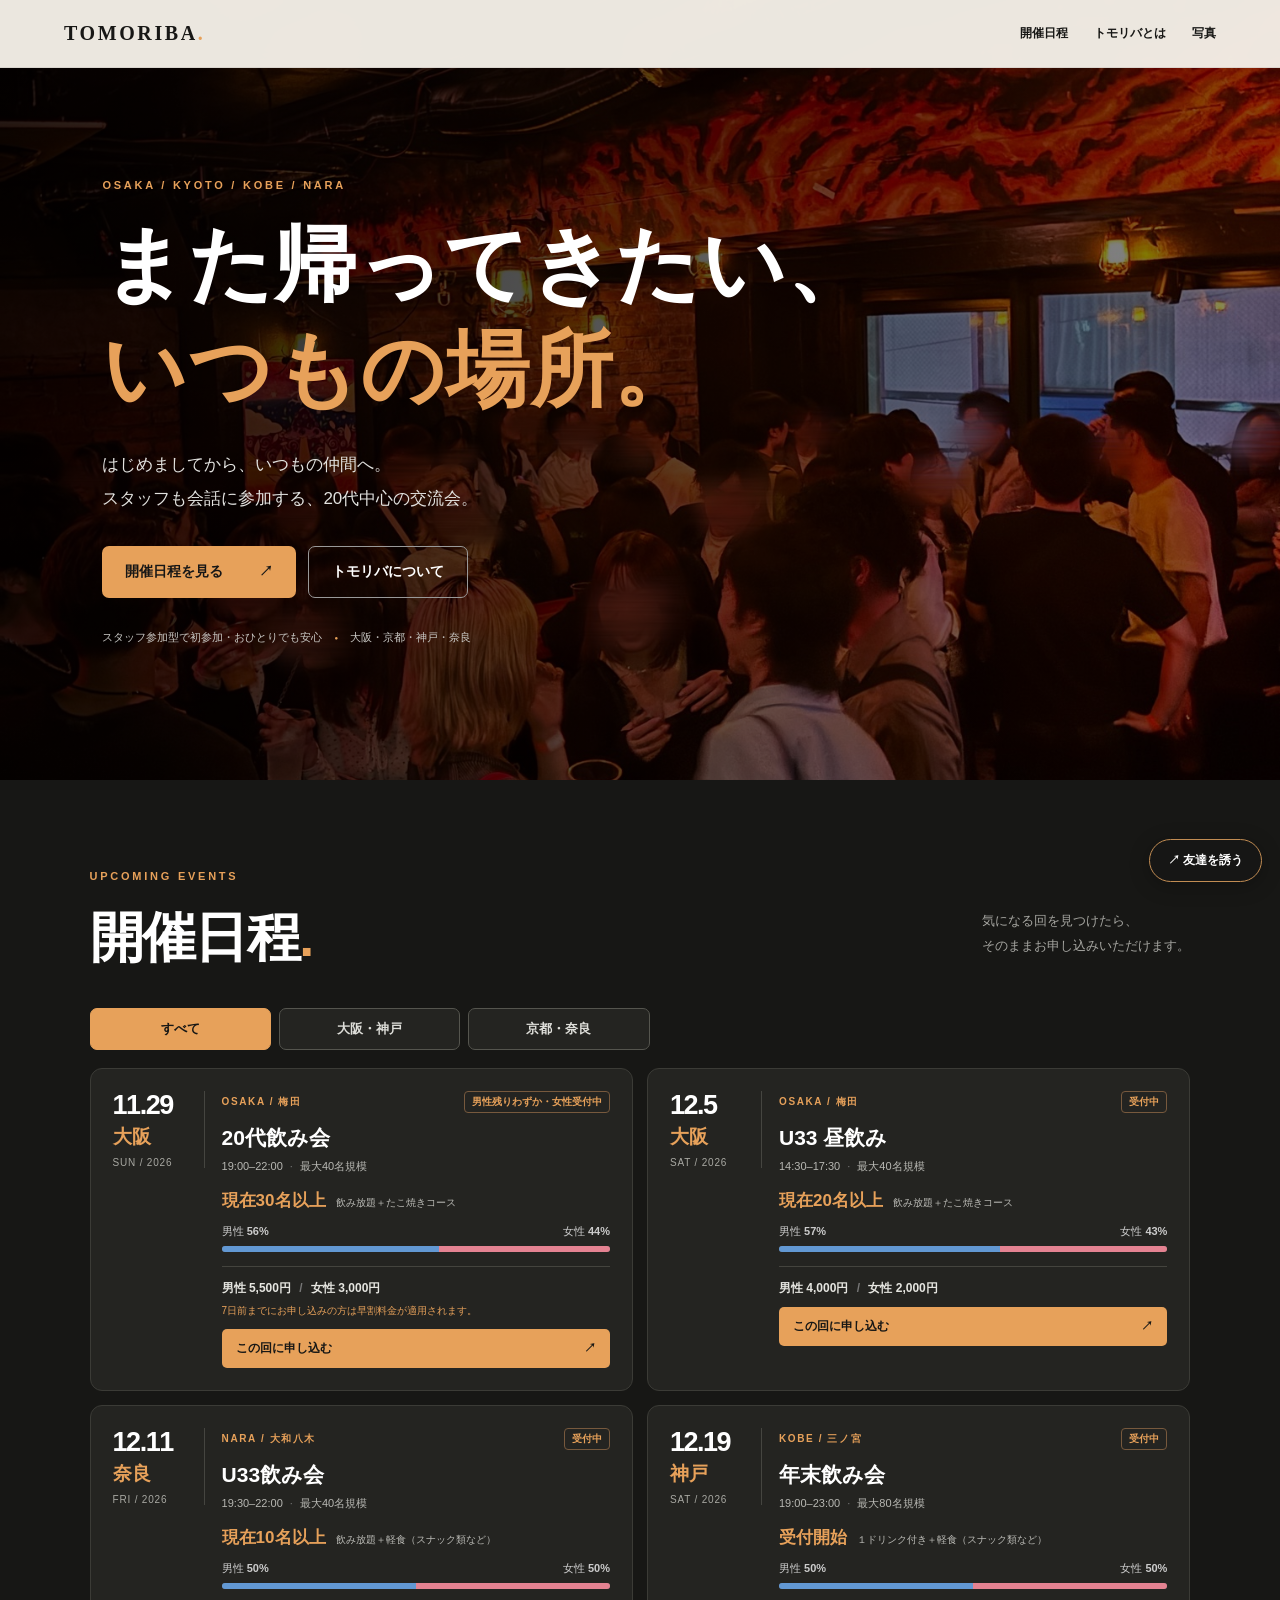
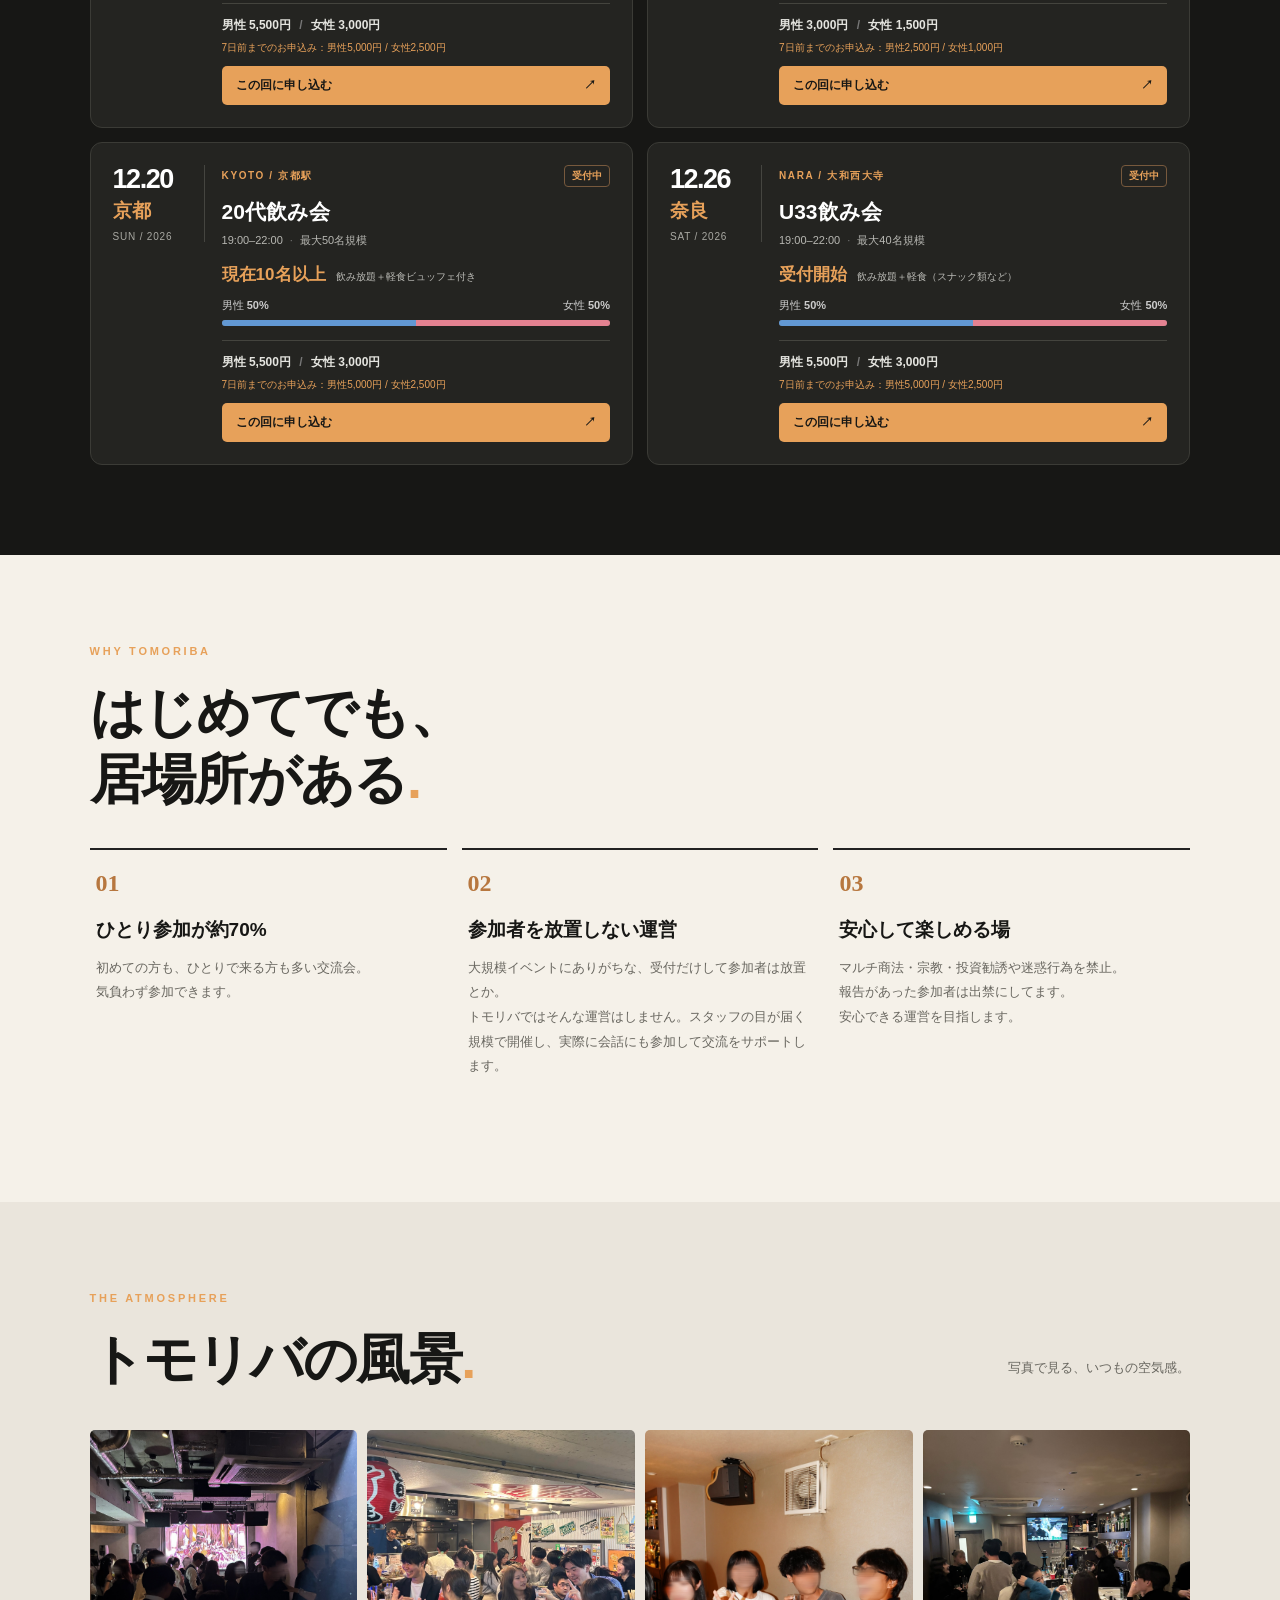
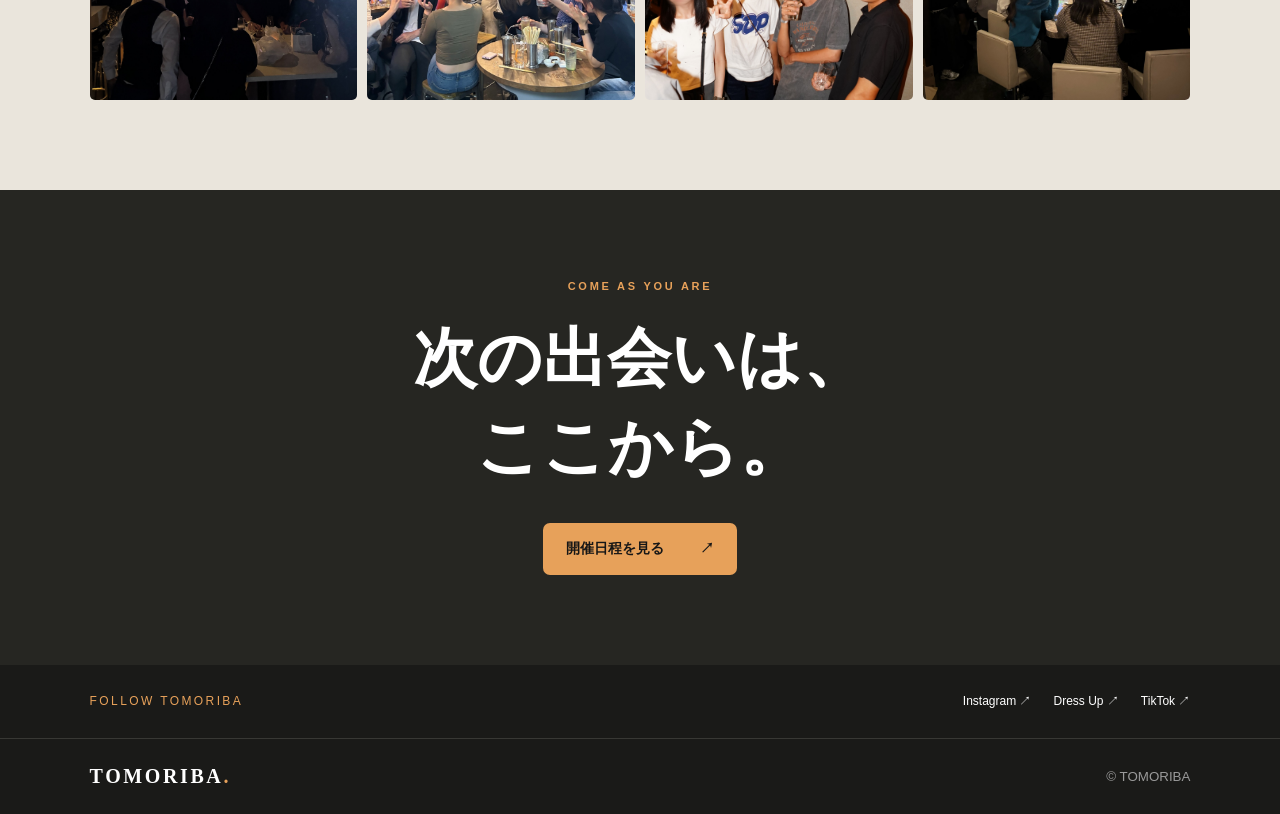
<file: index.html>
<!doctype html>
<html lang="ja">
<head>
<meta charset="UTF-8"><meta name="viewport" content="width=device-width, initial-scale=1">
<meta name="theme-color" content="#171715">
<meta name="description" content="TOMORIBA｜大阪・京都・神戸・奈良で開催する交流会。ひとり参加・初参加歓迎。スタッフも会話をサポートします。">
<title>TOMORIBA｜関西の友達作り・交流会</title>
<link rel="stylesheet" href="style.css">
<script src="script.js" defer></script>
</head>
<body id="top">
<header class="site-header"><a class="logo" href="#top">TOMORIBA<span class="logo-dot">.</span></a><nav aria-label="メインナビゲーション"><a href="#schedule">開催日程</a><a href="#about">トモリバとは</a><a href="#gallery">写真</a></nav></header>
<main>
<section class="hero" aria-labelledby="hero-title"><div class="hero-image" aria-hidden="true"></div><div class="hero-inner"><p class="kicker">OSAKA / KYOTO / KOBE / NARA</p><h1 id="hero-title">また帰ってきたい、<br><em>いつもの場所。</em></h1><p class="hero-copy">はじめましてから、いつもの仲間へ。<br>スタッフも会話に参加する、20代中心の交流会。</p><div class="hero-actions"><a class="button button-accent" href="#schedule">開催日程を見る <span aria-hidden="true">↗</span></a><a class="button button-outline" href="#about">トモリバについて</a></div><p class="hero-foot">スタッフ参加型で初参加・おひとりでも安心 <span>●</span> 大阪・京都・神戸・奈良</p></div></section>
<section id="schedule" class="section schedule"><div class="section-title"><div><p class="kicker">UPCOMING EVENTS</p><h2>開催日程<span class="title-dot">.</span></h2></div><p>気になる回を見つけたら、<br>そのままお申し込みいただけます。</p></div>



<!-- =======================================================
     👇👇👇 開催日程の編集エリア：ここから 👇👇👇
     イベントを増やす：各「👇このイベントここから」〜「👆ここまで」を丸ごとコピー
     イベントを消す：同じ範囲を丸ごと削除
     現在○名以上・ステータス・男女比はすべて手動で編集できます。
     男女比：data-male / data-female に実際の男女の人数を入力。
     申込リンク：href="..." のURLをイベントごとに変更。
     画像やその他のセクションは触る必要はありません。
======================================================= -->

<!--========================================
【受付ステータス一覧】
変更するときは以下からコピペする

受付中
男性残りわずか・女性受付中
男性受付中・女性残りわずか
男性受付終了・女性受付中
男性受付中・女性受付終了
満員御礼 | 受付終了

申し込み状況
受付開始
現在〇名以上
========================================-->

<!--========================================
【早割の表示文言】

早割期間中：
7日前までのお申し込み：男性5,000円 / 女性2,500円

早割終了後：
7日前までにお申し込みの方は早割料金が適用されます。
========================================-->


<!-- 地域切り替え：都市名（date-city）から自動判別 -->
<div class="region-filter" role="group" aria-label="開催地域で絞り込む" hidden>
  <button type="button" data-region="all" aria-pressed="true">すべて</button>
  <button type="button" data-region="west" aria-pressed="false">大阪・神戸</button>
  <button type="button" data-region="east" aria-pressed="false">京都・奈良</button>
</div>
<p class="region-empty" role="status" hidden>現在、この地域の開催予定はありません。</p>
<div class="event-list">

     
<!-- 👇 このイベントここから：11/29 大阪20代 -->
<article class="event-card"><div class="date-tile"><strong>11.29</strong><span class="date-city">大阪</span><small>SUN / 2026</small></div><div class="event-main"><div class="event-heading"><span class="city">OSAKA / 梅田</span><span class="status">男性残りわずか・女性受付中</span></div><h3>20代飲み会</h3><p class="event-meta">19:00–22:00 <span>·</span> 最大40名規模</p><div class="event-numbers"><strong>現在30名以上</strong><span>飲み放題＋たこ焼きコース</span></div>
     <div class="gender-ratio" data-male="18" data-female="14"><div class="ratio-label"><span>男性 <b class="male-percent"></b></span><span>女性 <b class="female-percent"></b></span></div><div class="ratio-bar"><span class="ratio-male"></span><span class="ratio-female"></span></div></div><div class="event-bottom"><p class="price">男性 5,500円 <span>/</span> 女性 3,000円</p><p class="early-note">7日前までにお申し込みの方は早割料金が適用されます。</p><a class="event-link" href="https://gforms.app/r/MeqRTVU" target="_blank" rel="noopener">この回に申し込む <span aria-hidden="true">↗</span></a></div></div></article>
<!-- 👆 このイベントここまで：11/29 大阪20代 -->


<!-- 👇 このイベントここから：12/5 大阪U33 -->
<article class="event-card"><div class="date-tile"><strong>12.5</strong><span class="date-city">大阪</span><small>SAT / 2026</small></div><div class="event-main"><div class="event-heading"><span class="city">OSAKA / 梅田</span><span class="status">受付中</span></div><h3>U33 昼飲み</h3><p class="event-meta">14:30–17:30 <span>·</span> 最大40名規模</p><div class="event-numbers"><strong>現在20名以上</strong><span>飲み放題＋たこ焼きコース</span></div>
     <div class="gender-ratio" data-male="8" data-female="6"><div class="ratio-label"><span>男性 <b class="male-percent"></b></span><span>女性 <b class="female-percent"></b></span></div><div class="ratio-bar"><span class="ratio-male"></span><span class="ratio-female"></span></div></div><div class="event-bottom"><p class="price">男性 4,000円 <span>/</span> 女性 2,000円</p><a class="event-link" href="https://gforms.app/r/co4SKzb" target="_blank" rel="noopener">この回に申し込む <span aria-hidden="true">↗</span></a></div></div></article>
<!-- 👆 このイベントここまで：12/5 大阪U33 -->

<!-- 👇 このイベントここから：12/11 奈良U33 -->
<article class="event-card"><div class="date-tile"><strong>12.11</strong><span class="date-city">奈良</span><small>FRI / 2026</small></div><div class="event-main"><div class="event-heading"><span class="city">NARA / 大和八木</span><span class="status">受付中</span></div><h3>U33飲み会</h3><p class="event-meta">19:30–22:00 <span>·</span> 最大40名規模</p><div class="event-numbers"><strong>現在10名以上</strong><span>飲み放題＋軽食（スナック類など）</span></div>
     <div class="gender-ratio" data-male="8" data-female="8"><div class="ratio-label"><span>男性 <b class="male-percent"></b></span><span>女性 <b class="female-percent"></b></span></div><div class="ratio-bar"><span class="ratio-male"></span><span class="ratio-female"></span></div></div><div class="event-bottom"><p class="price">男性 5,500円 <span>/</span> 女性 3,000円</p><p class="early-note">7日前までのお申込み：男性5,000円 / 女性2,500円</p><a class="event-link" href="https://gforms.app/r/7LMYLZQ" target="_blank" rel="noopener">この回に申し込む <span aria-hidden="true">↗</span></a></div></div></article>
<!-- 👆 このイベントここまで：12/11 奈良U33 -->

<!-- 👇 このイベントここから：12/19 神戸 -->
<article class="event-card"><div class="date-tile"><strong>12.19</strong><span class="date-city">神戸</span><small>SAT / 2026</small></div><div class="event-main"><div class="event-heading"><span class="city">KOBE / 三ノ宮</span><span class="status">受付中</span></div><h3>年末飲み会</h3><p class="event-meta">19:00–23:00 <span>·</span> 最大80名規模</p><div class="event-numbers"><strong>受付開始</strong><span>１ドリンク付き＋軽食（スナック類など）</span></div>
     <div class="gender-ratio" data-male="18" data-female="18"><div class="ratio-label"><span>男性 <b class="male-percent"></b></span><span>女性 <b class="female-percent"></b></span></div><div class="ratio-bar"><span class="ratio-male"></span><span class="ratio-female"></span></div></div><div class="event-bottom"><p class="price">男性 3,000円 <span>/</span> 女性 1,500円</p><p class="early-note">7日前までのお申込み：男性2,500円 / 女性1,000円</p><a class="event-link" href="https://gforms.app/r/jBk4LRq" target="_blank" rel="noopener">この回に申し込む <span aria-hidden="true">↗</span></a></div></div></article>
<!-- 👆 このイベントここまで：12/19 神戸 -->


<!-- 👇 このイベントここから：12/20 京都20代 -->
<article class="event-card"><div class="date-tile"><strong>12.20</strong><span class="date-city">京都</span><small>SUN / 2026</small></div><div class="event-main"><div class="event-heading"><span class="city">KYOTO / 京都駅</span><span class="status">受付中</span></div><h3>20代飲み会</h3><p class="event-meta">19:00–22:00 <span>·</span> 最大50名規模</p><div class="event-numbers"><strong>現在10名以上</strong><span>飲み放題＋軽食ビュッフェ付き</span></div>
     <div class="gender-ratio" data-male="4" data-female="4"><div class="ratio-label"><span>男性 <b class="male-percent"></b></span><span>女性 <b class="female-percent"></b></span></div><div class="ratio-bar"><span class="ratio-male"></span><span class="ratio-female"></span></div></div><div class="event-bottom"><p class="price">男性 5,500円 <span>/</span> 女性 3,000円</p><p class="early-note">7日前までのお申込み：男性5,000円 / 女性2,500円</p><a class="event-link" href="https://forms.gle/2hLhScXP93xk8XdW9" target="_blank" rel="noopener">この回に申し込む <span aria-hidden="true">↗</span></a></div></div></article>
<!-- 👆 このイベントここまで：12/20 京都20代 -->

<!-- 👇 このイベントここから：12/26 奈良U33 -->
<article class="event-card"><div class="date-tile"><strong>12.26</strong><span class="date-city">奈良</span><small>SAT / 2026</small></div><div class="event-main"><div class="event-heading"><span class="city">NARA / 大和西大寺</span><span class="status">受付中</span></div><h3>U33飲み会</h3><p class="event-meta">19:00–22:00 <span>·</span> 最大40名規模</p><div class="event-numbers"><strong>受付開始</strong><span>飲み放題＋軽食（スナック類など）</span></div>
     <div class="gender-ratio" data-male="8" data-female="8"><div class="ratio-label"><span>男性 <b class="male-percent"></b></span><span>女性 <b class="female-percent"></b></span></div><div class="ratio-bar"><span class="ratio-male"></span><span class="ratio-female"></span></div></div><div class="event-bottom"><p class="price">男性 5,500円 <span>/</span> 女性 3,000円</p><p class="early-note">7日前までのお申込み：男性5,000円 / 女性2,500円</p><a class="event-link" href="https://gforms.app/r/Rtqrs27" target="_blank" rel="noopener">この回に申し込む <span aria-hidden="true">↗</span></a></div></div></article>
<!-- 👆 このイベントここまで：12/26 奈良U33 -->


</div>
<!-- 開催日程の編集エリア：ここまで-->



</section>
<section id="about" class="section about"><div class="section-title"><div><p class="kicker">WHY TOMORIBA</p><h2>はじめてでも、<br>居場所がある<span class="title-dot">.</span></h2></div></div><div class="value-grid"><article><span class="value-number">01</span><h3>ひとり参加が約70%</h3><p>初めての方も、ひとりで来る方も多い交流会。<br>気負わず参加できます。</p></article><article><span class="value-number">02</span><h3>参加者を放置しない運営</h3><p>大規模イベントにありがちな、受付だけして参加者は放置とか。<br>トモリバではそんな運営はしません。スタッフの目が届く規模で開催し、実際に会話にも参加して交流をサポートします。</p></article><article><span class="value-number">03</span><h3>安心して楽しめる場</h3><p>マルチ商法・宗教・投資勧誘や迷惑行為を禁止。<br>報告があった参加者は出禁にしてます。<br>安心できる運営を目指します。</p></article></div></section>
<section id="gallery" class="section gallery"><div class="section-title"><div><p class="kicker">THE ATMOSPHERE</p><h2>トモリバの風景<span class="title-dot">.</span></h2></div><p>写真で見る、いつもの空気感。</p></div><div class="gallery-grid"><img src="atmosphere1.JPG" alt="交流会で会話する参加者" loading="lazy"><img src="event1.JPG" alt="トモリバ開催風景" loading="lazy"><img src="atmosphere2.JPG" alt="交流会の雰囲気" loading="lazy"><img src="event2.JPG" alt="交流会の様子" loading="lazy"></div></section>
<section class="section closing"><p class="kicker">COME AS YOU ARE</p><h2>次の出会いは、<br>ここから。</h2><a class="button button-accent" href="#schedule">開催日程を見る <span aria-hidden="true">↗</span></a></section>
<section id="sns" class="sns"><span>FOLLOW TOMORIBA</span><div><a href="https://www.instagram.com/tomori_ba" target="_blank" rel="noopener">Instagram ↗</a><a href="https://www.instagram.com/tomoriba_dressup" target="_blank" rel="noopener">Dress Up ↗</a><a href="https://www.tiktok.com/@tomori_ba" target="_blank" rel="noopener">TikTok ↗</a></div></section>
</main><footer><a class="logo" href="#top">TOMORIBA<span class="logo-dot">.</span></a><small>© TOMORIBA</small></footer>
<div class="invite-share"><div class="invite-menu" id="inviteMenu" aria-hidden="true"><button type="button" id="lineShare">LINEで送る</button><button type="button" id="copyLink">リンクをコピー</button></div><button type="button" class="invite-button" id="inviteButton" aria-expanded="false" aria-controls="inviteMenu">↗ 友達を誘う</button><p class="copy-message" id="copyMessage" role="status" aria-live="polite">リンクをコピーしました</p></div>
</body></html>
</file>
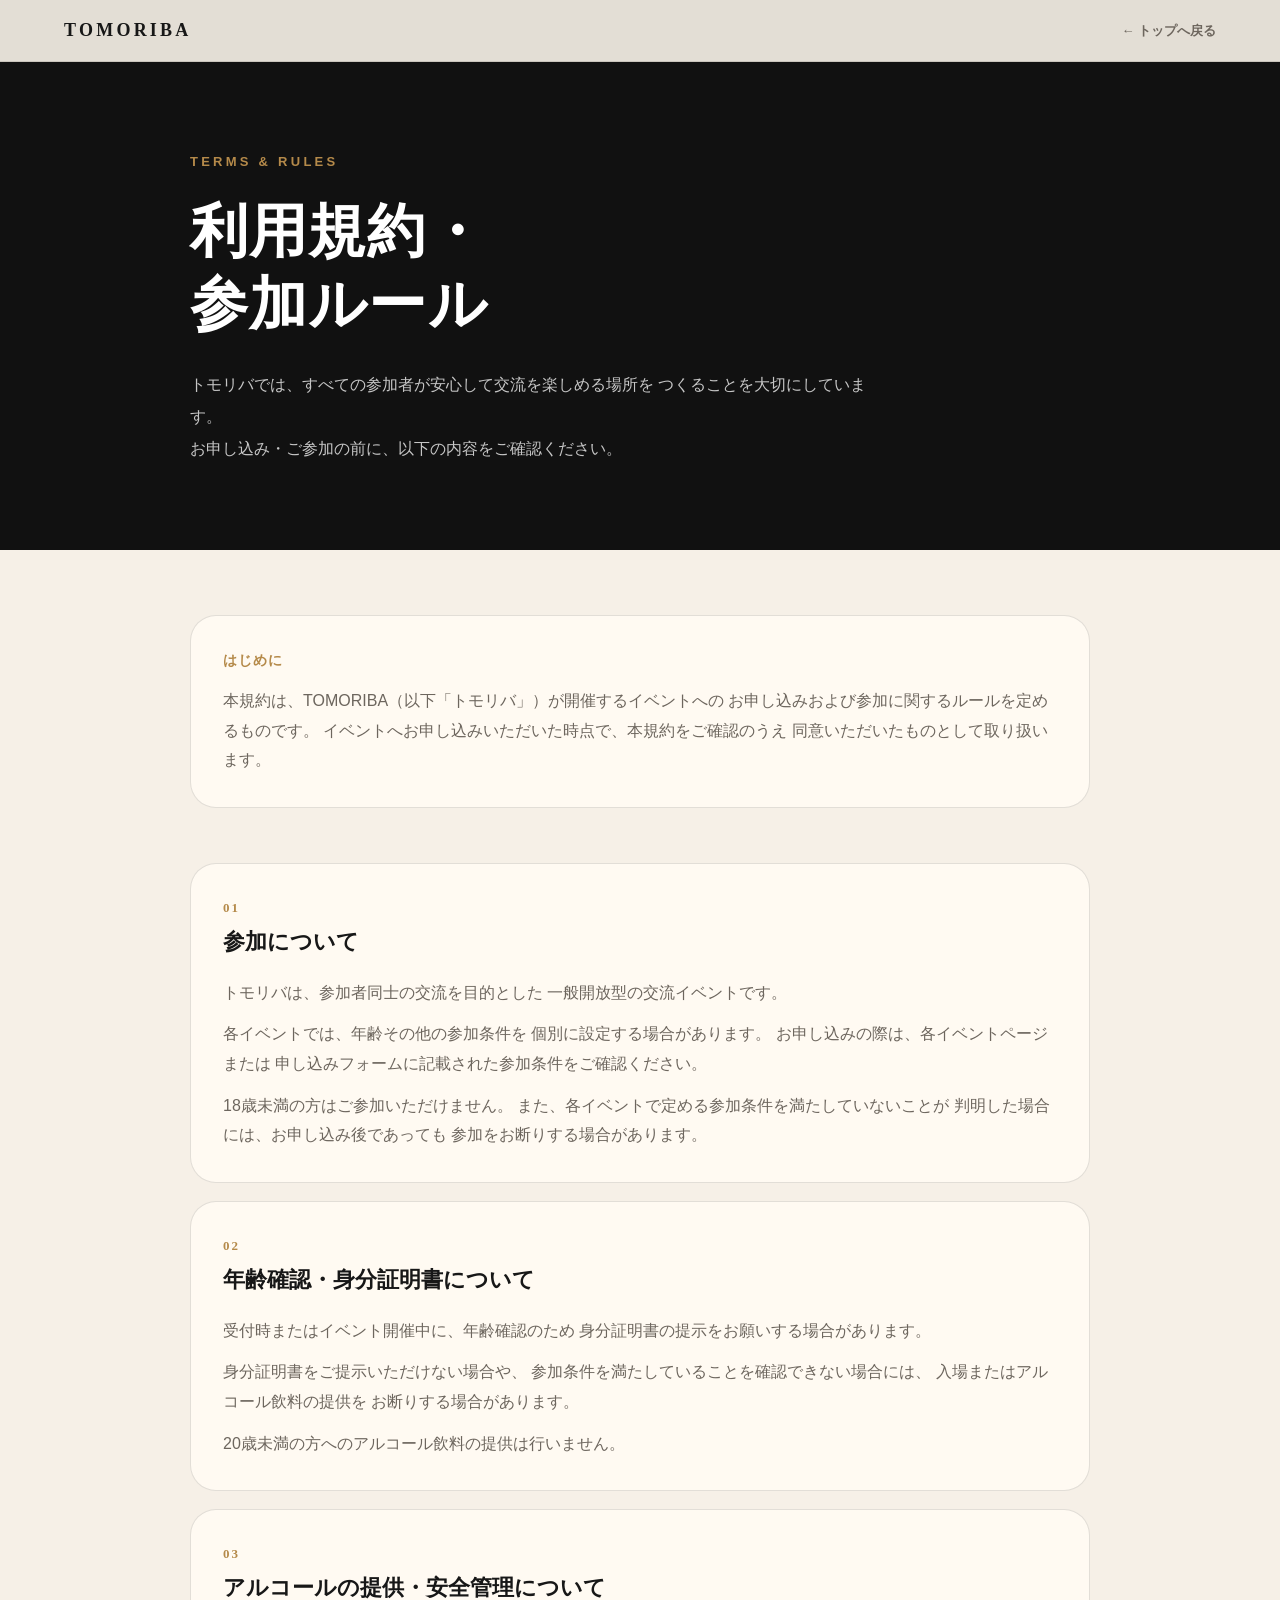
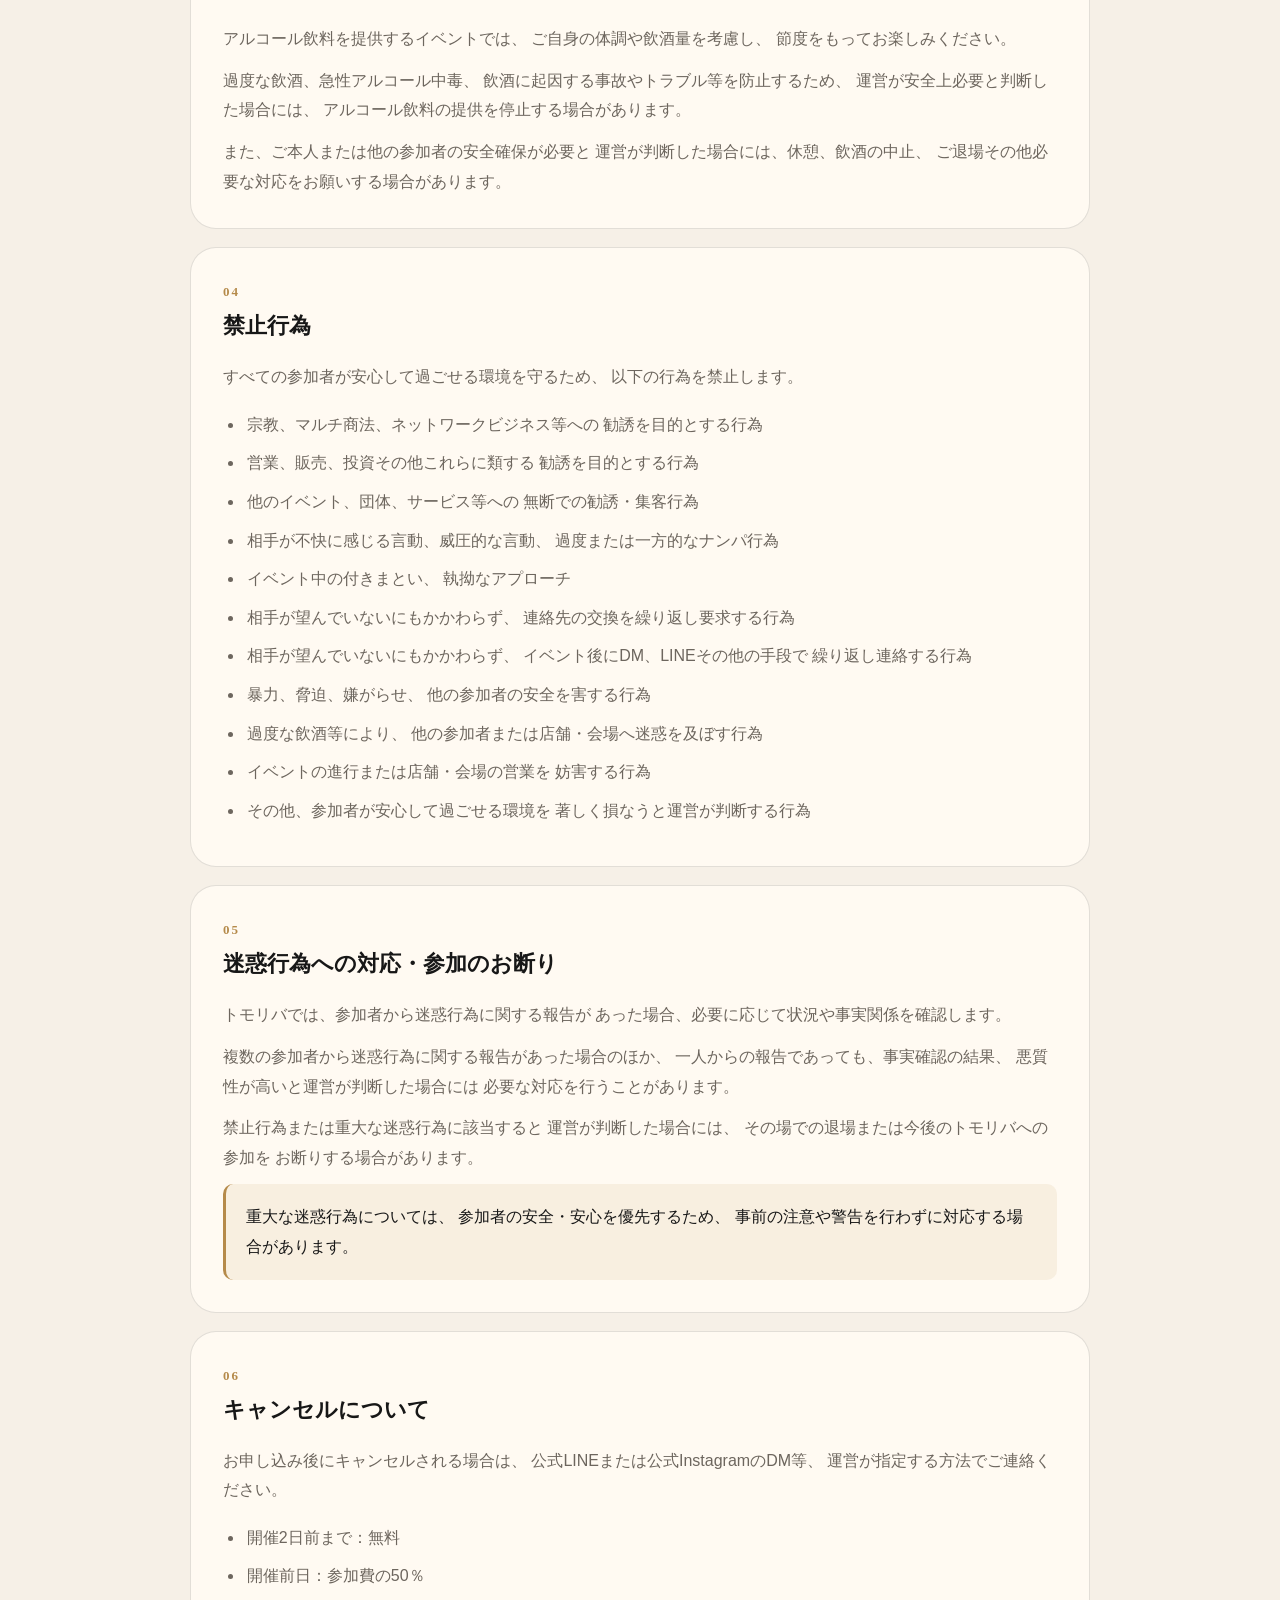
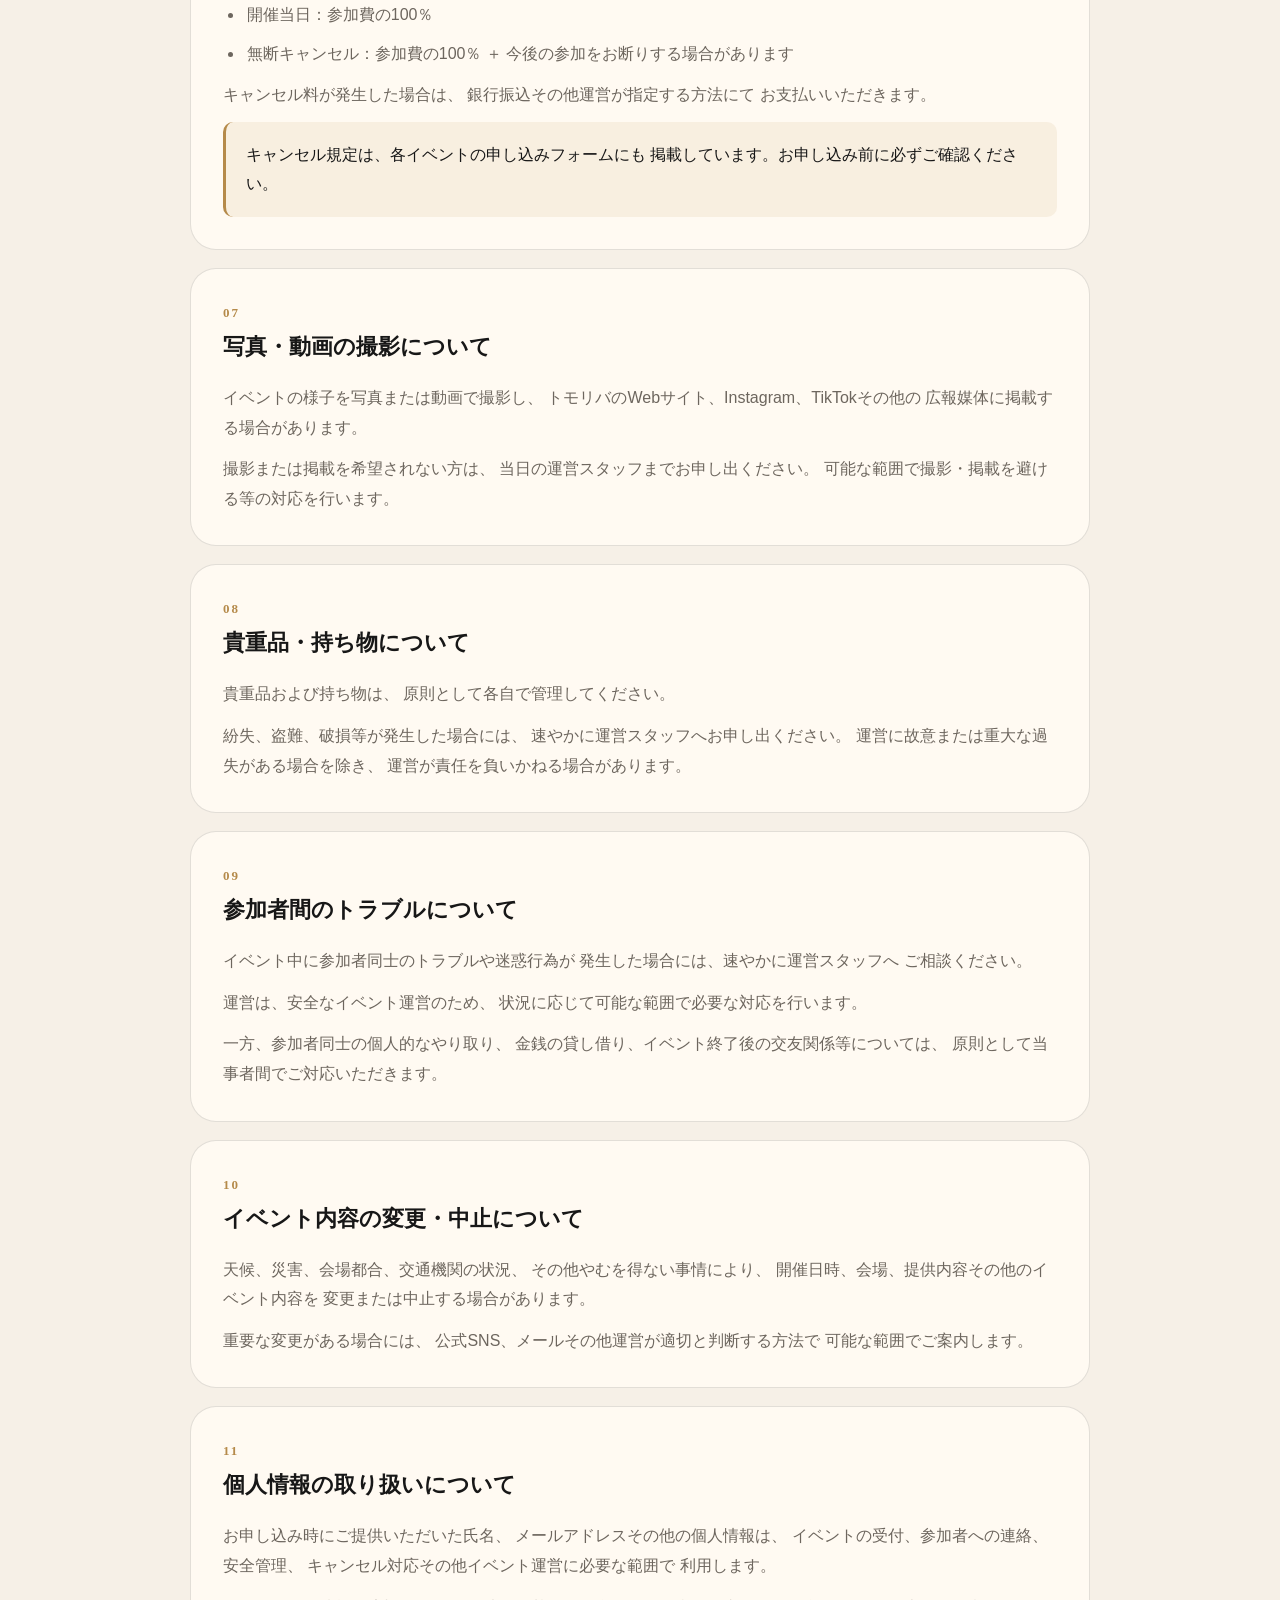
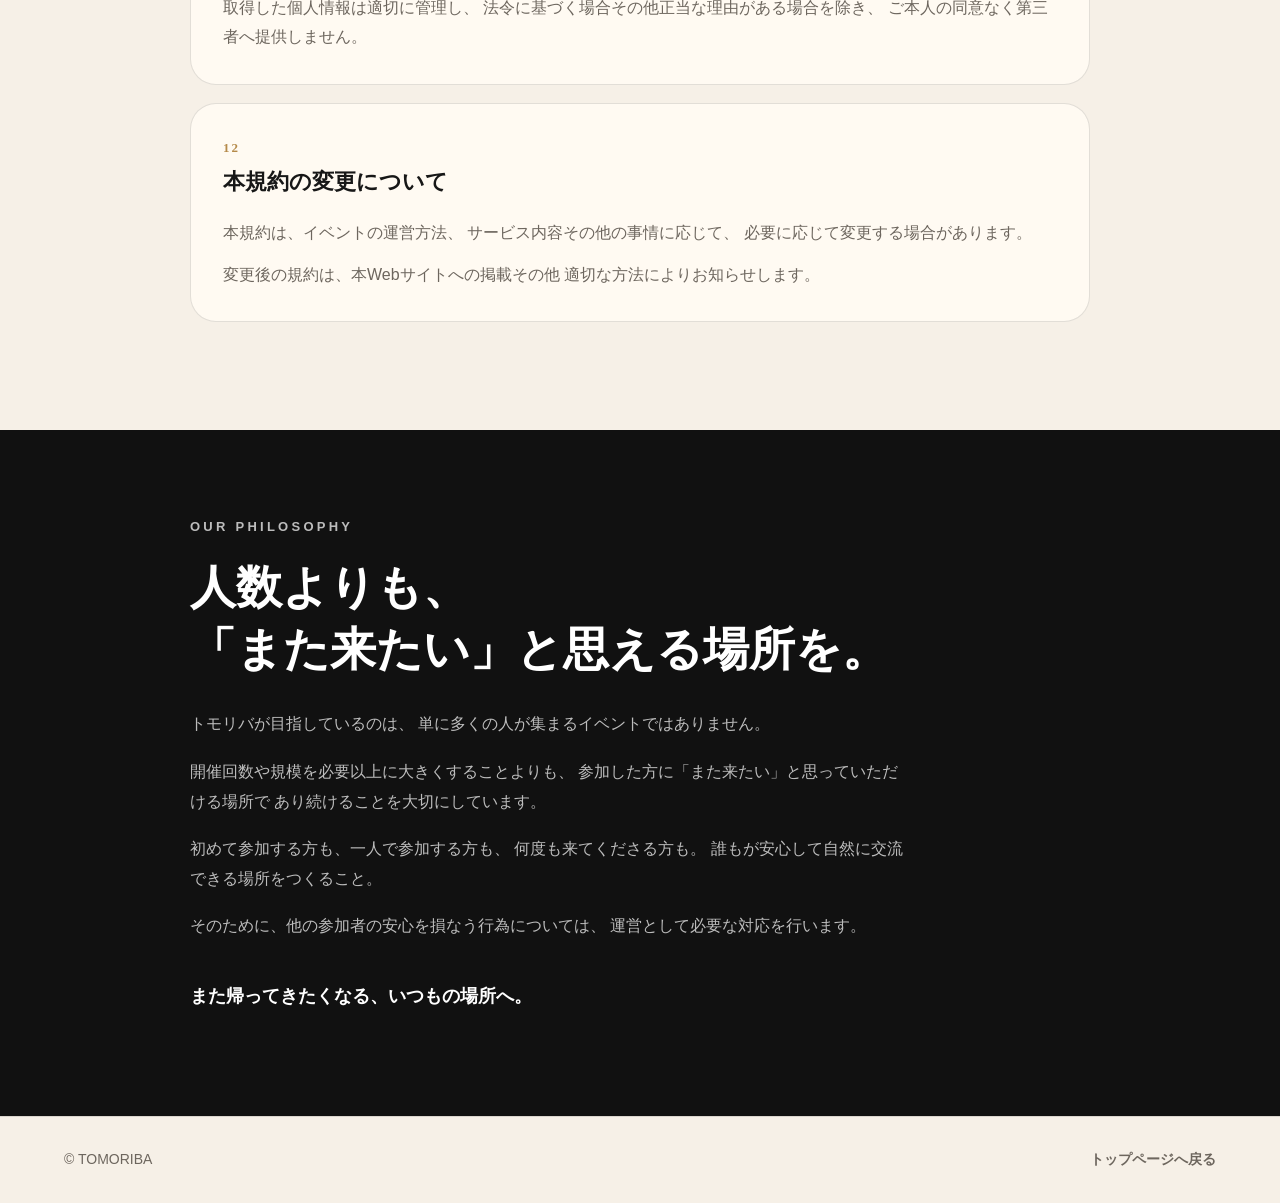
<file: terms.html>
<!DOCTYPE html>
<html lang="ja">
<head>
  <meta charset="UTF-8">
  <meta name="viewport" content="width=device-width, initial-scale=1.0">

  <title>利用規約・参加ルール｜TOMORIBA</title>
  <meta
    name="description"
    content="TOMORIBA（トモリバ）の利用規約・参加ルールです。すべての参加者が安心して交流を楽しめる場所を守るためのルールをご案内しています。"
  >

  <style>
    * {
      box-sizing: border-box;
      margin: 0;
      padding: 0;
    }

    :root {
      --bg: #f6f0e7;
      --paper: #fffaf2;
      --text: #171717;
      --muted: #6d665e;
      --dark: #111111;
      --dark-soft: #1d1d1d;
      --gold: #b58a4a;
      --border: rgba(23, 23, 23, 0.12);
      --white: #ffffff;
    }

    html {
      scroll-behavior: smooth;
    }

    body {
      font-family:
        -apple-system,
        BlinkMacSystemFont,
        "Hiragino Sans",
        "Yu Gothic",
        "Noto Sans JP",
        sans-serif;
      background: var(--bg);
      color: var(--text);
      line-height: 1.85;
    }

    a {
      color: inherit;
      text-decoration: none;
    }

    /* Header */

    .site-header {
      position: fixed;
      top: 0;
      left: 0;
      z-index: 50;
      width: 100%;
      padding: 14px 5vw;
      display: flex;
      justify-content: space-between;
      align-items: center;
      background: rgba(246, 240, 231, 0.92);
      backdrop-filter: blur(16px);
      -webkit-backdrop-filter: blur(16px);
      border-bottom: 1px solid var(--border);
    }

    .logo {
      font-family: Georgia, "Times New Roman", serif;
      font-size: 18px;
      font-weight: 700;
      letter-spacing: 0.18em;
    }

    .back-link {
      font-size: 13px;
      font-weight: 700;
      color: var(--muted);
      transition: color 0.2s ease;
    }

    .back-link:hover {
      color: var(--gold);
    }

    /* Hero */

    .terms-hero {
      padding: 150px 5vw 85px;
      background: var(--dark);
      color: var(--white);
    }

    .terms-hero-inner {
      width: min(900px, 100%);
      margin: 0 auto;
    }

    .eyebrow {
      margin-bottom: 22px;
      color: var(--gold);
      font-size: 13px;
      font-weight: 800;
      letter-spacing: 0.25em;
    }

    .terms-hero h1 {
      margin-bottom: 28px;
      font-family: Georgia, "Times New Roman", serif;
      font-size: clamp(34px, 7vw, 58px);
      line-height: 1.25;
      letter-spacing: 0.02em;
    }

    .hero-lead {
      max-width: 700px;
      color: rgba(255,255,255,.76);
      font-size: 16px;
      line-height: 2;
    }

    /* Intro */

    .intro {
      padding: 65px 5vw 30px;
    }

    .intro-card {
      width: min(900px, 100%);
      margin: 0 auto;
      padding: 32px;
      background: var(--paper);
      border: 1px solid var(--border);
      border-radius: 26px;
    }

    .intro-card strong {
      display: block;
      margin-bottom: 12px;
      color: var(--gold);
      font-size: 14px;
      letter-spacing: 0.08em;
    }

    .intro-card p {
      color: var(--muted);
    }

    /* Terms */

    .terms {
      padding: 25px 5vw 90px;
    }

    .terms-inner {
      width: min(900px, 100%);
      margin: 0 auto;
    }

    .term-card {
      margin-bottom: 18px;
      padding: 32px;
      background: var(--paper);
      border: 1px solid var(--border);
      border-radius: 26px;
    }

    .term-number {
      display: block;
      margin-bottom: 5px;
      color: var(--gold);
      font-family: Georgia, "Times New Roman", serif;
      font-size: 13px;
      font-weight: 700;
      letter-spacing: 0.15em;
    }

    .term-card h2 {
      margin-bottom: 20px;
      font-size: 22px;
      line-height: 1.5;
    }

    .term-card p {
      margin-top: 12px;
      color: var(--muted);
    }

    .term-card ul {
      margin: 18px 0 4px 1.3em;
      color: var(--muted);
    }

    .term-card li {
      margin-bottom: 9px;
      padding-left: 3px;
    }

    .important {
      margin-top: 20px;
      padding: 18px 20px;
      background: rgba(181, 138, 74, 0.10);
      border-left: 3px solid var(--gold);
      border-radius: 10px;
      color: var(--text) !important;
    }

    /* Philosophy */

    .philosophy {
      padding: 85px 5vw;
      background: var(--dark);
      color: var(--white);
    }

    .philosophy-inner {
      width: min(900px, 100%);
      margin: 0 auto;
    }

    .philosophy h2 {
      margin-bottom: 28px;
      font-family: Georgia, "Times New Roman", serif;
      font-size: clamp(30px, 6vw, 46px);
      line-height: 1.35;
    }

    .philosophy p {
      max-width: 720px;
      margin-bottom: 18px;
      color: rgba(255,255,255,.72);
    }

    .philosophy-message {
      margin-top: 38px !important;
      color: var(--white) !important;
      font-size: 18px;
      font-weight: 700;
      line-height: 1.9;
    }

    /* Footer */

    .footer {
      padding: 30px 5vw;
      display: flex;
      justify-content: space-between;
      gap: 18px;
      color: var(--muted);
      border-top: 1px solid var(--border);
      font-size: 14px;
    }

    .footer a {
      font-weight: 700;
    }

    .footer a:hover {
      color: var(--gold);
    }

    @media (max-width: 600px) {
      .site-header {
        padding: 13px 5vw;
      }

      .logo {
        font-size: 16px;
      }

      .back-link {
        font-size: 12px;
      }

      .terms-hero {
        padding-top: 125px;
        padding-bottom: 65px;
      }

      .intro {
        padding-top: 45px;
      }

      .intro-card,
      .term-card {
        padding: 24px 20px;
        border-radius: 20px;
      }

      .term-card h2 {
        font-size: 20px;
      }

      .philosophy {
        padding: 65px 5vw;
      }

      .footer {
        flex-direction: column;
      }
    }
  </style>
</head>

<body>

  <header class="site-header">
    <a href="index.html" class="logo">TOMORIBA</a>
    <a href="index.html" class="back-link">← トップへ戻る</a>
  </header>


  <main>

    <!-- HERO -->
    <section class="terms-hero">
      <div class="terms-hero-inner">

        <p class="eyebrow">TERMS & RULES</p>

        <h1>
          利用規約・<br>
          参加ルール
        </h1>

        <p class="hero-lead">
          トモリバでは、すべての参加者が安心して交流を楽しめる場所を
          つくることを大切にしています。<br>
          お申し込み・ご参加の前に、以下の内容をご確認ください。
        </p>

      </div>
    </section>


    <!-- INTRO -->
    <section class="intro">
      <div class="intro-card">

        <strong>はじめに</strong>

        <p>
          本規約は、TOMORIBA（以下「トモリバ」）が開催するイベントへの
          お申し込みおよび参加に関するルールを定めるものです。
          イベントへお申し込みいただいた時点で、本規約をご確認のうえ
          同意いただいたものとして取り扱います。
        </p>

      </div>
    </section>


    <!-- TERMS -->
    <section class="terms">
      <div class="terms-inner">


        <!-- 01 -->
        <article class="term-card">

          <span class="term-number">01</span>
          <h2>参加について</h2>

          <p>
            トモリバは、参加者同士の交流を目的とした
            一般開放型の交流イベントです。
          </p>

          <p>
            各イベントでは、年齢その他の参加条件を
            個別に設定する場合があります。
            お申し込みの際は、各イベントページまたは
            申し込みフォームに記載された参加条件をご確認ください。
          </p>

          <p>
            18歳未満の方はご参加いただけません。
            また、各イベントで定める参加条件を満たしていないことが
            判明した場合には、お申し込み後であっても
            参加をお断りする場合があります。
          </p>

        </article>


        <!-- 02 -->
        <article class="term-card">

          <span class="term-number">02</span>
          <h2>年齢確認・身分証明書について</h2>

          <p>
            受付時またはイベント開催中に、年齢確認のため
            身分証明書の提示をお願いする場合があります。
          </p>

          <p>
            身分証明書をご提示いただけない場合や、
            参加条件を満たしていることを確認できない場合には、
            入場またはアルコール飲料の提供を
            お断りする場合があります。
          </p>

          <p>
            20歳未満の方へのアルコール飲料の提供は行いません。
          </p>

        </article>


        <!-- 03 -->
        <article class="term-card">

          <span class="term-number">03</span>
          <h2>アルコールの提供・安全管理について</h2>

          <p>
            アルコール飲料を提供するイベントでは、
            ご自身の体調や飲酒量を考慮し、
            節度をもってお楽しみください。
          </p>

          <p>
            過度な飲酒、急性アルコール中毒、
            飲酒に起因する事故やトラブル等を防止するため、
            運営が安全上必要と判断した場合には、
            アルコール飲料の提供を停止する場合があります。
          </p>

          <p>
            また、ご本人または他の参加者の安全確保が必要と
            運営が判断した場合には、休憩、飲酒の中止、
            ご退場その他必要な対応をお願いする場合があります。
          </p>

        </article>


        <!-- 04 -->
        <article class="term-card">

          <span class="term-number">04</span>
          <h2>禁止行為</h2>

          <p>
            すべての参加者が安心して過ごせる環境を守るため、
            以下の行為を禁止します。
          </p>

          <ul>
            <li>
              宗教、マルチ商法、ネットワークビジネス等への
              勧誘を目的とする行為
            </li>

            <li>
              営業、販売、投資その他これらに類する
              勧誘を目的とする行為
            </li>

            <li>
              他のイベント、団体、サービス等への
              無断での勧誘・集客行為
            </li>

            <li>
              相手が不快に感じる言動、威圧的な言動、
              過度または一方的なナンパ行為
            </li>

            <li>
              イベント中の付きまとい、
              執拗なアプローチ
            </li>

            <li>
              相手が望んでいないにもかかわらず、
              連絡先の交換を繰り返し要求する行為
            </li>

            <li>
              相手が望んでいないにもかかわらず、
              イベント後にDM、LINEその他の手段で
              繰り返し連絡する行為
            </li>

            <li>
              暴力、脅迫、嫌がらせ、
              他の参加者の安全を害する行為
            </li>

            <li>
              過度な飲酒等により、
              他の参加者または店舗・会場へ迷惑を及ぼす行為
            </li>

            <li>
              イベントの進行または店舗・会場の営業を
              妨害する行為
            </li>

            <li>
              その他、参加者が安心して過ごせる環境を
              著しく損なうと運営が判断する行為
            </li>
          </ul>

        </article>


        <!-- 05 -->
        <article class="term-card">

          <span class="term-number">05</span>
          <h2>迷惑行為への対応・参加のお断り</h2>

          <p>
            トモリバでは、参加者から迷惑行為に関する報告が
            あった場合、必要に応じて状況や事実関係を確認します。
          </p>

          <p>
            複数の参加者から迷惑行為に関する報告があった場合のほか、
            一人からの報告であっても、事実確認の結果、
            悪質性が高いと運営が判断した場合には
            必要な対応を行うことがあります。
          </p>

          <p>
            禁止行為または重大な迷惑行為に該当すると
            運営が判断した場合には、
            その場での退場または今後のトモリバへの参加を
            お断りする場合があります。
          </p>

          <p class="important">
            重大な迷惑行為については、
            参加者の安全・安心を優先するため、
            事前の注意や警告を行わずに対応する場合があります。
          </p>

        </article>


        <!-- 06 -->
        <article class="term-card">

          <span class="term-number">06</span>
          <h2>キャンセルについて</h2>

          <p>
            お申し込み後にキャンセルされる場合は、
            公式LINEまたは公式InstagramのDM等、
            運営が指定する方法でご連絡ください。
          </p>

          <ul>
            <li>開催2日前まで：無料</li>
            <li>開催前日：参加費の50％</li>
            <li>開催当日：参加費の100％</li>
            <li>
              無断キャンセル：参加費の100％ ＋
              今後の参加をお断りする場合があります
            </li>
          </ul>

          <p>
            キャンセル料が発生した場合は、
            銀行振込その他運営が指定する方法にて
            お支払いいただきます。
          </p>

          <p class="important">
            キャンセル規定は、各イベントの申し込みフォームにも
            掲載しています。お申し込み前に必ずご確認ください。
          </p>

        </article>


        <!-- 07 -->
        <article class="term-card">

          <span class="term-number">07</span>
          <h2>写真・動画の撮影について</h2>

          <p>
            イベントの様子を写真または動画で撮影し、
            トモリバのWebサイト、Instagram、TikTokその他の
            広報媒体に掲載する場合があります。
          </p>

          <p>
            撮影または掲載を希望されない方は、
            当日の運営スタッフまでお申し出ください。
            可能な範囲で撮影・掲載を避ける等の対応を行います。
          </p>

        </article>


        <!-- 08 -->
        <article class="term-card">

          <span class="term-number">08</span>
          <h2>貴重品・持ち物について</h2>

          <p>
            貴重品および持ち物は、
            原則として各自で管理してください。
          </p>

          <p>
            紛失、盗難、破損等が発生した場合には、
            速やかに運営スタッフへお申し出ください。
            運営に故意または重大な過失がある場合を除き、
            運営が責任を負いかねる場合があります。
          </p>

        </article>


        <!-- 09 -->
        <article class="term-card">

          <span class="term-number">09</span>
          <h2>参加者間のトラブルについて</h2>

          <p>
            イベント中に参加者同士のトラブルや迷惑行為が
            発生した場合には、速やかに運営スタッフへ
            ご相談ください。
          </p>

          <p>
            運営は、安全なイベント運営のため、
            状況に応じて可能な範囲で必要な対応を行います。
          </p>

          <p>
            一方、参加者同士の個人的なやり取り、
            金銭の貸し借り、イベント終了後の交友関係等については、
            原則として当事者間でご対応いただきます。
          </p>

        </article>


        <!-- 10 -->
        <article class="term-card">

          <span class="term-number">10</span>
          <h2>イベント内容の変更・中止について</h2>

          <p>
            天候、災害、会場都合、交通機関の状況、
            その他やむを得ない事情により、
            開催日時、会場、提供内容その他のイベント内容を
            変更または中止する場合があります。
          </p>

          <p>
            重要な変更がある場合には、
            公式SNS、メールその他運営が適切と判断する方法で
            可能な範囲でご案内します。
          </p>

        </article>


        <!-- 11 -->
        <article class="term-card">

          <span class="term-number">11</span>
          <h2>個人情報の取り扱いについて</h2>

          <p>
            お申し込み時にご提供いただいた氏名、
            メールアドレスその他の個人情報は、
            イベントの受付、参加者への連絡、安全管理、
            キャンセル対応その他イベント運営に必要な範囲で
            利用します。
          </p>

          <p>
            取得した個人情報は適切に管理し、
            法令に基づく場合その他正当な理由がある場合を除き、
            ご本人の同意なく第三者へ提供しません。
          </p>

        </article>


        <!-- 12 -->
        <article class="term-card">

          <span class="term-number">12</span>
          <h2>本規約の変更について</h2>

          <p>
            本規約は、イベントの運営方法、
            サービス内容その他の事情に応じて、
            必要に応じて変更する場合があります。
          </p>

          <p>
            変更後の規約は、本Webサイトへの掲載その他
            適切な方法によりお知らせします。
          </p>

        </article>


      </div>
    </section>


    <!-- PHILOSOPHY -->
    <section class="philosophy">

      <div class="philosophy-inner">

        <p class="eyebrow">OUR PHILOSOPHY</p>

        <h2>
          人数よりも、<br>
          「また来たい」と思える場所を。
        </h2>

        <p>
          トモリバが目指しているのは、
          単に多くの人が集まるイベントではありません。
        </p>

        <p>
          開催回数や規模を必要以上に大きくすることよりも、
          参加した方に「また来たい」と思っていただける場所で
          あり続けることを大切にしています。
        </p>

        <p>
          初めて参加する方も、一人で参加する方も、
          何度も来てくださる方も。
          誰もが安心して自然に交流できる場所をつくること。
        </p>

        <p>
          そのために、他の参加者の安心を損なう行為については、
          運営として必要な対応を行います。
        </p>

        <p class="philosophy-message">
          また帰ってきたくなる、いつもの場所へ。
        </p>

      </div>

    </section>

  </main>


  <footer class="footer">
    <p>© TOMORIBA</p>
    <a href="index.html">トップページへ戻る</a>
  </footer>


</body>
</html>
</file>
<file: style.css>
:root{--ink:#171715;--ink2:#242421;--cream:#f5f1e9;--accent:#e7a15a;--white:#fff;--muted:#a9a9a3}*{box-sizing:border-box}html{scroll-behavior:smooth;scroll-padding-top:76px}body{margin:0;background:var(--cream);color:var(--ink);font-family:-apple-system,BlinkMacSystemFont,"Hiragino Kaku Gothic ProN","Noto Sans JP",sans-serif;-webkit-font-smoothing:antialiased}a{text-decoration:none;color:inherit}button{font:inherit;cursor:pointer}img{display:block;max-width:100%}.site-header{height:68px;padding:0 clamp(20px,5vw,80px);position:fixed;top:0;left:0;width:100%;display:flex;align-items:center;justify-content:space-between;z-index:100;background:rgba(245,241,233,.96);border-bottom:1px solid rgba(0,0,0,.08);backdrop-filter:blur(14px)}.logo{font:700 20px Georgia,serif;letter-spacing:.13em}.logo-dot,.title-dot{color:var(--accent)}.site-header nav{display:flex;gap:26px;font-size:12px;font-weight:700}.hero{min-height:620px;min-height:min(780px,90svh);position:relative;display:flex;align-items:center;padding:125px clamp(22px,8vw,140px) 70px;color:white;background:#141414;isolation:isolate}.hero-image{position:absolute;inset:0;z-index:-1;background:linear-gradient(90deg,rgba(0,0,0,.86),rgba(0,0,0,.45)),url('hero.JPG') center/cover;pointer-events:none}.hero-inner{max-width:850px;position:relative;z-index:1}.kicker{font-size:11px;font-weight:800;letter-spacing:.25em;color:var(--accent);margin:0 0 22px}.hero h1{font-size:clamp(38px,6.5vw,86px);line-height:1.26;letter-spacing:.01em;margin:0 0 25px;font-weight:800}.hero h1 em{font-style:normal;color:var(--accent)}.hero-copy{font-size:clamp(13px,1.6vw,17px);line-height:2;color:#e2e2df}.hero-actions{display:flex;gap:12px;flex-wrap:wrap;margin:30px 0}.button{display:inline-flex;align-items:center;justify-content:space-between;gap:36px;min-height:52px;padding:14px 23px;border-radius:7px;font-size:14px;font-weight:800;position:relative;z-index:2;transition:transform .2s}.button:hover,.event-link:hover{transform:translateY(-2px)}.button-accent{background:var(--accent);color:#161616}.button-outline{border:1px solid #999;color:#fff}.hero-foot{font-size:11px;color:#c9c8c4;margin-top:32px}.hero-foot span{font-size:6px;vertical-align:middle;margin:0 9px;color:var(--accent)}.section{padding:90px clamp(20px,7vw,110px)}.schedule{background:var(--ink);color:white;scroll-margin-top:68px}.section-title{display:flex;justify-content:space-between;align-items:end;gap:30px;margin-bottom:36px}.section-title h2{font-size:clamp(30px,4.5vw,54px);line-height:1.25;letter-spacing:-.03em;margin:0}.section-title>p{color:#a5a5a0;font-size:13px;line-height:1.9}.event-list{display:grid;grid-template-columns:repeat(2,minmax(0,1fr));gap:14px}.event-card{display:grid;grid-template-columns:92px minmax(0,1fr);gap:17px;background:var(--ink2);border:1px solid #3b3b36;border-radius:12px;padding:22px}.date-tile{border-right:1px solid #454540;padding-right:12px;align-self:start}.date-tile strong{display:block;font-size:27px;letter-spacing:-.055em;line-height:1.1}.date-city{display:block;color:var(--accent);font-size:19px;font-weight:800;line-height:1.3;margin-top:5px;white-space:nowrap}.date-tile small{display:block;color:var(--muted);font-size:10px;margin-top:7px;letter-spacing:.08em}.event-main{min-width:0}.event-heading{display:flex;align-items:center;justify-content:space-between;gap:8px}.city{font-size:10px;letter-spacing:.16em;color:var(--accent);font-weight:800}.status{font-size:10px;font-weight:700;color:var(--accent);border:1px solid #77593d;border-radius:4px;padding:3px 7px;white-space:nowrap}.event-card h3{font-size:clamp(17px,1.8vw,21px);margin:10px 0 5px;line-height:1.45}.event-meta{font-size:11px;color:#b8b8b3;margin:0 0 13px;line-height:1.6}.event-meta span{margin:0 4px;color:#777}.event-numbers{display:flex;align-items:baseline;gap:10px;flex-wrap:wrap;margin-bottom:12px}.event-numbers strong{font-size:17px;color:var(--accent)}.event-numbers>span{font-size:10px;color:#bcbcb7}.gender-ratio{margin:12px 0}.ratio-label{display:flex;justify-content:space-between;font-size:11px;color:#ccc;margin-bottom:7px}.ratio-label b{font-weight:600}.ratio-bar{display:flex;overflow:hidden;height:6px;border-radius:8px;background:#555}.ratio-male{background:#6298d3}.ratio-female{background:#e48291}.event-bottom{border-top:1px solid #44443e;padding-top:13px;margin-top:14px}.price{font-size:12px;font-weight:700;color:#e5e5e0;margin:0 0 10px}.price span{color:#777;margin:0 5px}.early-note{font-size:10px;color:var(--accent);margin:-4px 0 10px;line-height:1.6}.event-link{display:flex;align-items:center;justify-content:space-between;background:var(--accent);color:#171715;border-radius:5px;padding:11px 14px;font-size:12px;font-weight:800;transition:transform .2s}.about{background:var(--cream)}.about .section-title{margin-bottom:34px}.value-grid{display:grid;grid-template-columns:repeat(3,1fr);gap:15px}.value-grid article{border-top:2px solid #222;padding:20px 6px}.value-number{color:#b7773f;font:700 24px Georgia,serif}.value-grid h3{font-size:19px;margin:20px 0 10px}.value-grid p{font-size:13px;color:#696760;line-height:1.9}.gallery{background:#eae5dc}.gallery .section-title>p{color:#696760}.gallery-grid{display:grid;grid-template-columns:repeat(4,1fr);gap:10px}.gallery-grid img{width:100%;height:270px;object-fit:cover;border-radius:5px}.closing{background:#262622;color:#fff;text-align:center}.closing h2{font-size:clamp(35px,5vw,64px);line-height:1.4;margin:0 0 30px}.closing .button{justify-content:center}.sns{background:#1a1a18;color:white;display:flex;justify-content:space-between;align-items:center;gap:20px;padding:28px clamp(20px,7vw,110px);font-size:12px}.sns>span{letter-spacing:.2em;color:var(--accent)}.sns>div{display:flex;gap:22px;flex-wrap:wrap}footer{background:#1a1a18;color:white;border-top:1px solid #383834;padding:26px clamp(20px,7vw,110px);display:flex;justify-content:space-between;align-items:center}footer small{color:#999}.invite-share{position:fixed;z-index:150;right:18px;bottom:18px;display:flex;align-items:flex-end;flex-direction:column;gap:7px}.invite-button,.invite-menu button{background:#161615;color:#fff;border:1px solid #c18c53;border-radius:30px;padding:12px 18px;font-size:12px;font-weight:700;box-shadow:0 4px 20px #0004}.invite-menu{display:none;flex-direction:column;gap:6px}.invite-menu.is-open{display:flex}.copy-message{display:none;background:var(--accent);padding:7px 10px;font-size:11px;border-radius:5px}.copy-message.is-visible{display:block}@media(max-width:980px){.event-list{grid-template-columns:1fr}.event-card{grid-template-columns:90px minmax(0,1fr)}.gallery-grid{grid-template-columns:repeat(2,1fr)}}@media(max-width:600px){.site-header{height:58px;padding:0 18px}.logo{font-size:17px}.site-header nav{gap:12px;font-size:10px}.site-header nav a:nth-child(3){display:none}.hero{min-height:530px;min-height:78svh;padding:108px 23px 46px}.hero h1{font-size:clamp(32px,9vw,45px)}.hero-copy{font-size:12px}.hero-actions{gap:10px}.button{font-size:12px;min-height:48px;padding:11px 15px;gap:12px}.hero-foot{font-size:10px}.section{padding:57px 18px}.section-title{align-items:start;gap:8px;margin-bottom:24px}.section-title>p{display:none}.section-title h2{font-size:32px}.event-list{gap:10px}.event-card{grid-template-columns:65px minmax(0,1fr);padding:14px 12px;gap:11px;border-radius:9px}.date-tile{padding-right:8px}.date-tile strong{font-size:20px}.date-city{font-size:17px;margin-top:4px}.date-tile small{font-size:8px}.event-card h3{font-size:17px;margin:7px 0 4px}.event-meta{font-size:10px;margin-bottom:8px}.event-numbers{margin-bottom:8px;gap:5px}.event-numbers strong{font-size:15px}.event-numbers>span{font-size:9px}.gender-ratio{margin:8px 0}.event-bottom{padding-top:10px;margin-top:9px}.event-link{padding:10px;font-size:11px}.value-grid{grid-template-columns:1fr;gap:2px}.value-grid article{padding:13px 0}.value-grid h3{margin:8px 0}.gallery-grid{gap:7px}.gallery-grid img{height:175px}.sns{display:block}.sns>div{margin-top:14px;gap:14px;font-size:11px}.invite-share{right:12px;bottom:12px}.invite-button{padding:10px 14px;font-size:11px}}@media(prefers-reduced-motion:reduce){html{scroll-behavior:auto}*{transition:none!important}}

/* 開催地域の切り替え */
.region-filter{display:grid;grid-template-columns:repeat(3,minmax(0,1fr));gap:8px;max-width:560px;margin:0 0 18px}
.region-filter button{min-height:42px;padding:10px 4px;border:1px solid #55554e;border-radius:7px;background:var(--ink2);color:#deded9;font-size:13px;font-weight:700;white-space:nowrap}
.region-filter button[aria-pressed="true"]{background:var(--accent);border-color:var(--accent);color:var(--ink)}
.region-filter button:focus-visible{outline:2px solid var(--accent);outline-offset:3px}
.region-empty{color:var(--muted);font-size:13px;padding:16px 0}
.region-filter[hidden],.region-empty[hidden],.event-card[hidden]{display:none!important}
@media(max-width:600px){.region-filter{gap:6px;margin-bottom:14px}.region-filter button{font-size:12px;min-height:40px}}
</file>
